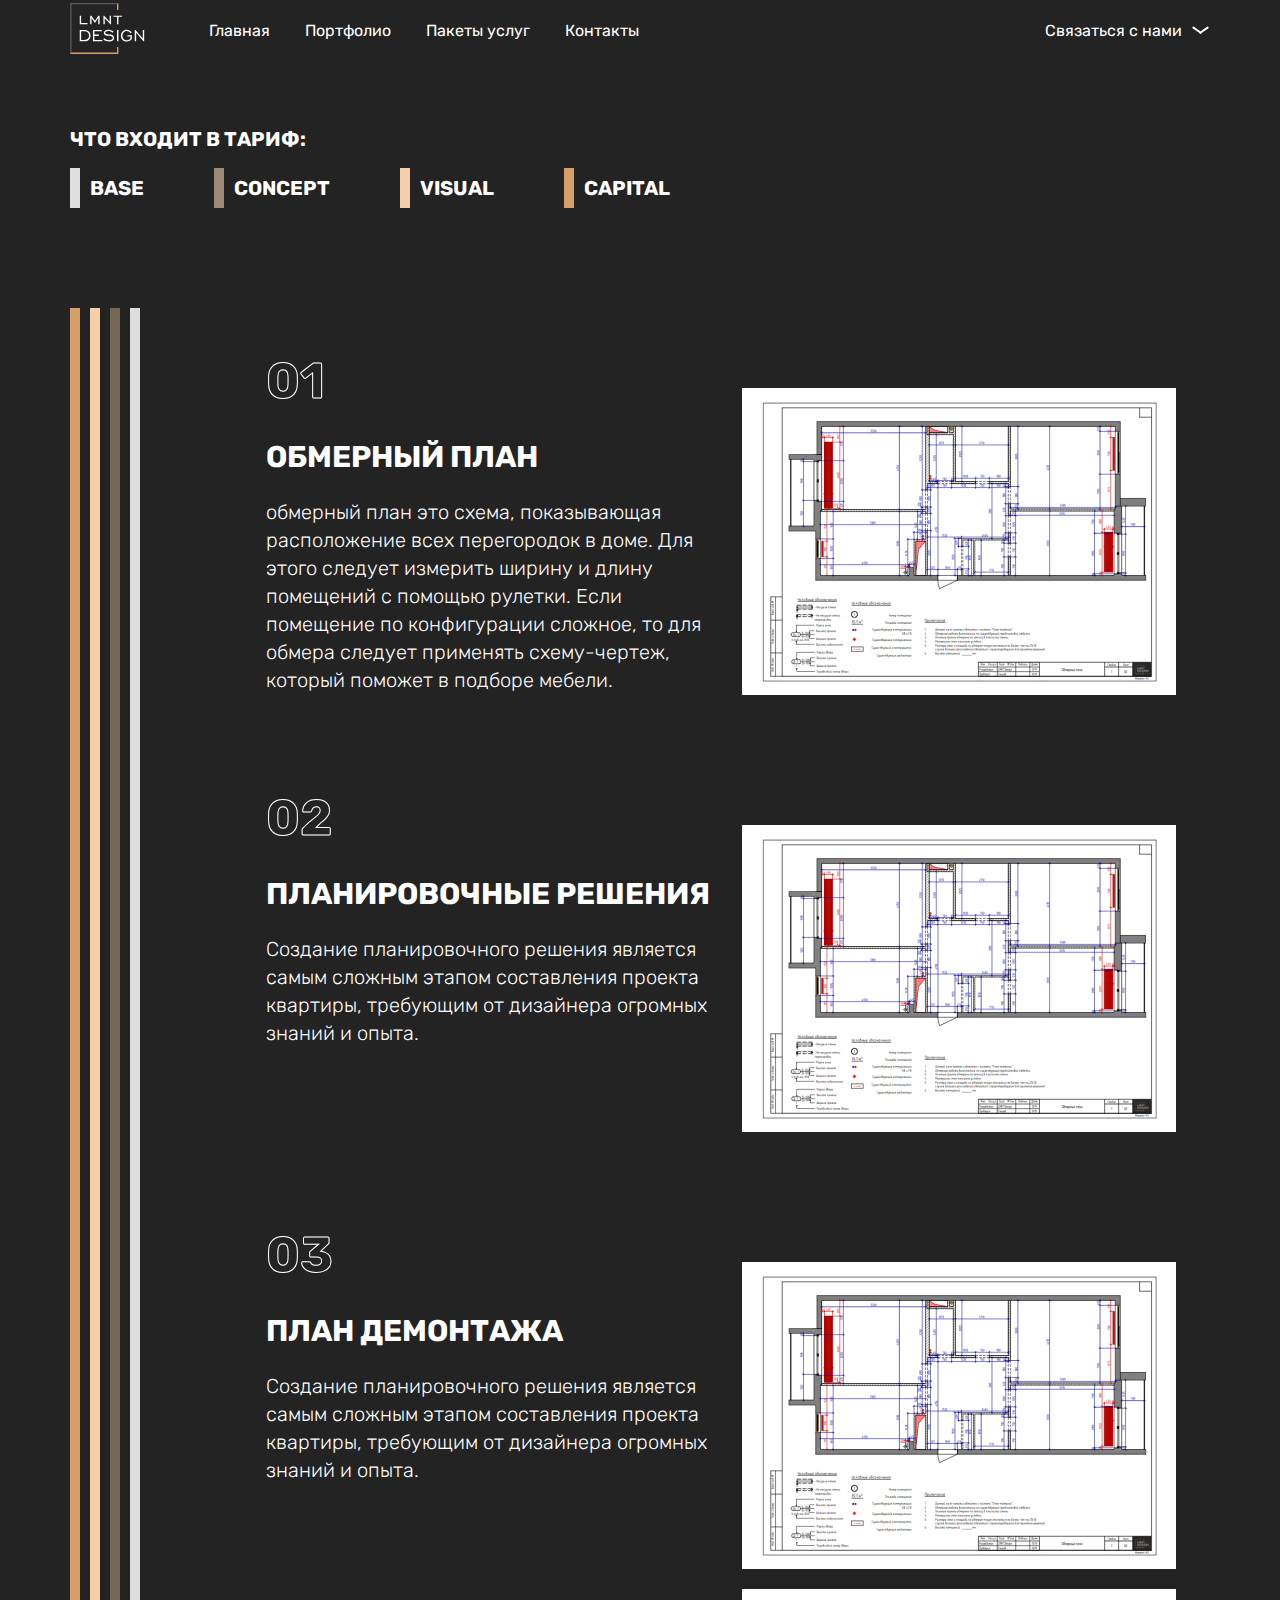
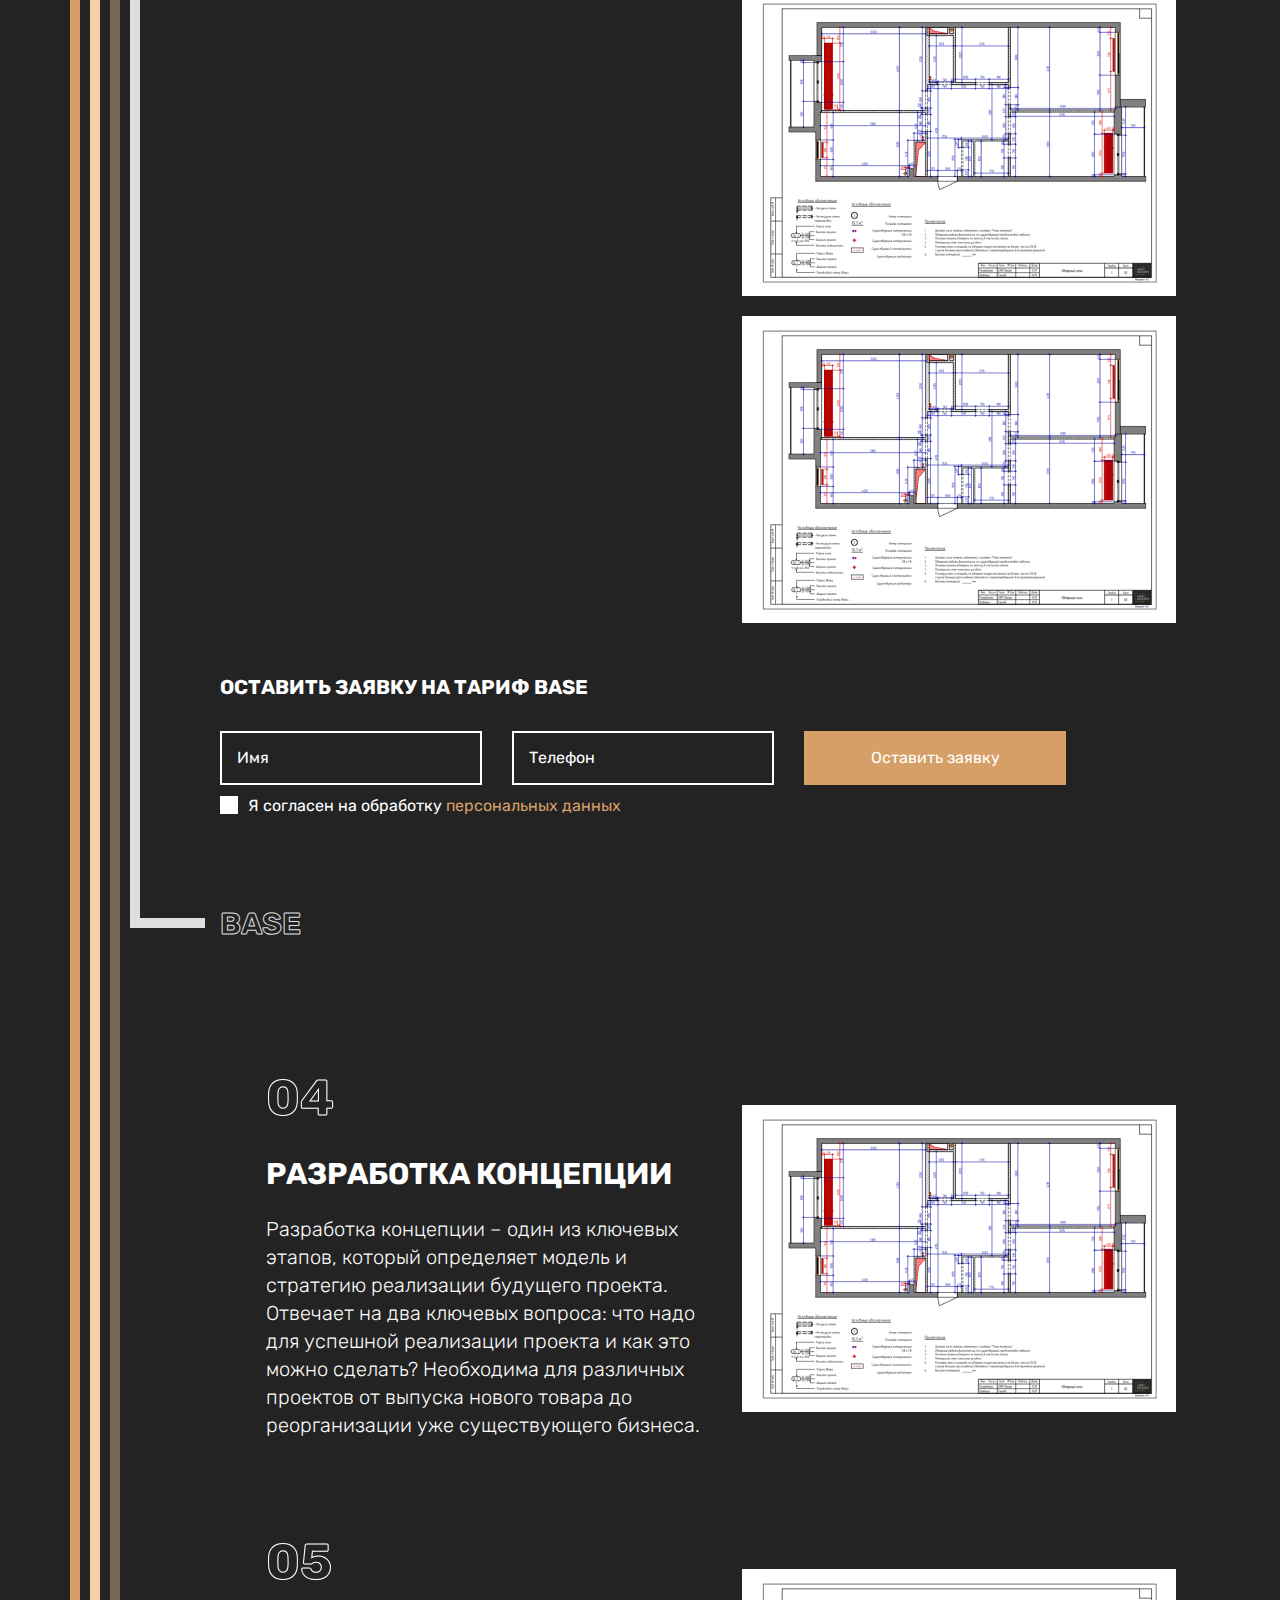
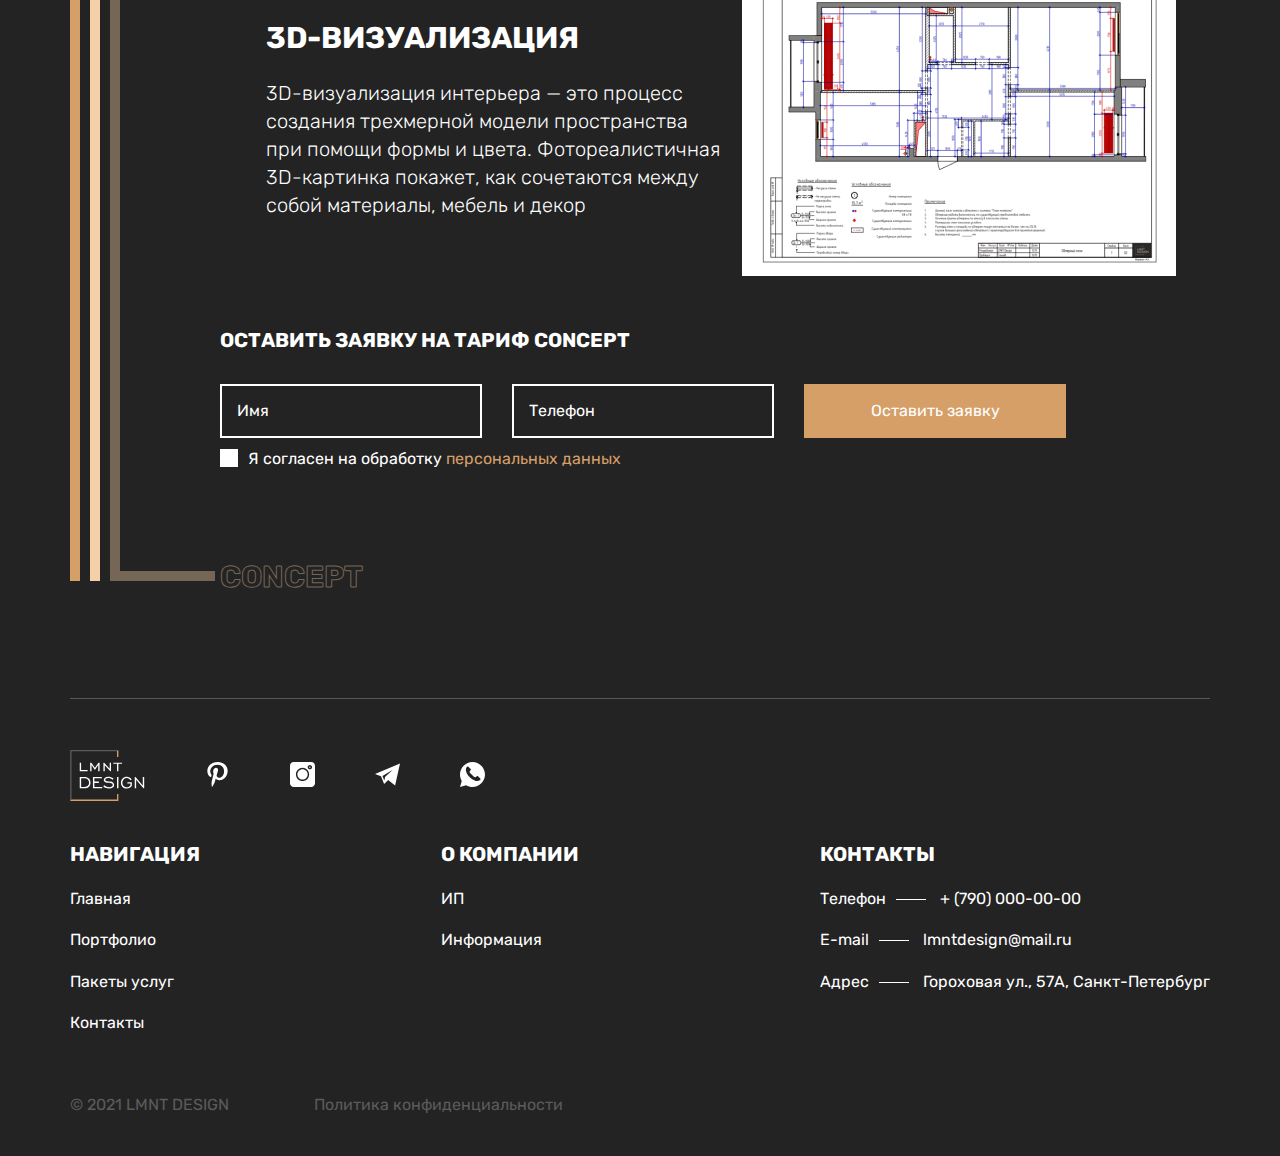
<file: examples.html>
<!DOCTYPE html>
<html lang="ru">

<head>
	<meta charset="UTF-8">
	<meta name="viewport" content="width=device-width, initial-scale=1.0">
	<title>LMNT Design</title>
	<link rel="preconnect" href="https://fonts.googleapis.com">
	<link rel="preconnect" href="https://fonts.gstatic.com" crossorigin>
	<link href="https://fonts.googleapis.com/css2?family=Rubik:wght@300;400;500;700;900&display=swap" rel="stylesheet">
	<link rel="stylesheet" href="css/style.css">
</head>

<body>

	<header class="header header--examples">
		<div class="container">
			<div class="header__inner">
				<a href="#" class="header__logo">
					<img src="images/logo.svg" alt="" class="header__image">
				</a>
				<nav class="header__nav nav menu">
					<ul class="nav__list">
						<li class="nav__item">
							<a href="index.html" class="nav__link">Главная</a>
						</li>
						<li class="nav__item">
							<a href="#" class="nav__link">Портфолио</a>
						</li>
						<li class="nav__item">
							<a href="#" class="nav__link">Пакеты услуг</a>
						</li>
						<li class="nav__item">
							<a href="#" class="nav__link">Контакты</a>
						</li>
					</ul>
					<div class="header__tablet tablet-header">
						<a href="popup" class="tablet-header__btn btn btn--transparent popup-link">Заказать звонок</a>
						<div class="tablet-header__row">
							<a href="#" class="tablet-header__social">
								<img src="images/icons/socials/pinterest.svg" alt="" class="tablet-header__icon">
							</a>
							<a href="#" class="tablet-header__social">
								<img src="images/icons/socials/instagram.svg" alt="" class="tablet-header__icon">
							</a>
							<a href="#" class="tablet-header__social">
								<img src="images/icons/socials/telegram.svg" alt="" class="tablet-header__icon">
							</a>
							<a href="#" class="tablet-header__social">
								<img src="images/icons/socials/whatsapp.svg" alt="" class="tablet-header__icon">
							</a>
						</div>
					</div>
				</nav>
				<a href="#popup" class="header__contact popup-link">Связаться с нами</a>
				<div class="header__burger burger">
					<span></span>
				</div>
			</div>
		</div>
	</header>

	<main>
		<div class="examples">
			<div class="container">
				<div class="examples__inner">
					<div class="examples__included included-examples">
						<div class="included-examples__title">Что входит в тариф:</div>
						<div class="included-examples__row">
							<div class="included-examples__item included-examples__item--base">Base</div>
							<div class="included-examples__item included-examples__item--concept">Concept</div>
							<div class="included-examples__item included-examples__item--visual">Visual</div>
							<div class="included-examples__item included-examples__item--capital">Capital</div>
						</div>
					</div>
					<div class="examples__body">
						<div class="examples__content">
							<div class="examples__base">
								<div class="examples__item item-examples">
									<div class="item-examples__body">
										<div class="item-examples__number">01</div>
										<div class="item-examples__title">Обмерный план</div>
										<p class="item-examples__text">обмерный план это схема, показывающая
											расположение всех перегородок в доме.
											Для этого следует измерить ширину и длину помещений с помощью рулетки.
											Если помещение по конфигурации сложное, то для обмера следует применять
											схему-чертеж, который поможет в
											подборе мебели.
										</p>
									</div>
									<div class="item-examples__images">
										<img src="images/examples.jpg" alt="">
									</div>
								</div>
								<div class="examples__item item-examples">
									<div class="item-examples__body">
										<div class="item-examples__number">02</div>
										<div class="item-examples__title">Планировочные решения</div>
										<p class="item-examples__text">Создание планировочного решения является самым
											сложным этапом составления
											проекта квартиры, требующим от дизайнера огромных знаний и опыта.
										</p>
									</div>
									<div class="item-examples__images">
										<img src="images/examples.jpg" alt="">
									</div>
								</div>
								<div class="examples__item item-examples">
									<div class="item-examples__body">
										<div class="item-examples__number">03</div>
										<div class="item-examples__title">План демонтажа</div>
										<p class="item-examples__text">Создание планировочного решения является самым
											сложным этапом составления
											проекта квартиры, требующим от дизайнера огромных знаний и опыта.
										</p>
									</div>
									<div class="item-examples__images">
										<img src="images/examples.jpg" alt="">
										<img src="images/examples.jpg" alt="">
										<img src="images/examples.jpg" alt="">
									</div>
								</div>
								<div class="examples__request">
									<div class="examples__subtitle">Оставить заявку на тариф BASE</div>
									<form action="#" class="examples__form form-examples">
										<div class="form-examples__actions">
											<input type="text" class="form-examples__input form-examples__input--name input" placeholder="Имя">
											<input type="text" class="form-examples__input input" placeholder="Телефон">
											<button class="form-examples__btn btn btn--filled">Оставить заявку</button>
										</div>
										<div class="form-examples__row">
											<input type="checkbox" name="" id="personal" class="form-examples__checkbox">
											<label class="form-examples__label" for="personal">Я согласен на обработку
												<span class="form-examples__secondary">персональных
													данных</span></label>
										</div>
									</form>
								</div>
								<div class="examples__label examples__label--base">Base</div>
							</div>
							<div class="examples__concept">
								<div class="examples__item item-examples">
									<div class="item-examples__body">
										<div class="item-examples__number">04</div>
										<div class="item-examples__title">Разработка концепции</div>
										<p class="item-examples__text">Разработка концепции – один из ключевых этапов,
											который определяет модель и
											стратегию реализации будущего проекта. Отвечает на два ключевых вопроса: что
											надо для успешной реализации
											проекта и как это можно сделать? Необходима для различных проектов от
											выпуска нового товара до
											реорганизации уже существующего бизнеса.</p>
									</div>
									<div class="item-examples__images">
										<img src="images/examples.jpg" alt="">
									</div>
								</div>
								<div class="examples__item item-examples">
									<div class="item-examples__body">
										<div class="item-examples__number">05</div>
										<div class="item-examples__title">3D-визуализация</div>
										<p class="item-examples__text">3D-визуализация интерьера — это процесс создания
											трехмерной модели пространства
											при помощи формы и цвета. Фотореалистичная 3D-картинка покажет, как
											сочетаются между собой материалы,
											мебель и декор</p>
									</div>
									<div class="item-examples__images">
										<img src="images/examples.jpg" alt="">
									</div>
								</div>
								<div class="examples__request">
									<div class="examples__subtitle">Оставить заявку на тариф Concept</div>
									<form action="#" class="examples__form form-examples">
										<div class="form-examples__actions">
											<input type="text" class="form-examples__input form-examples__input--name input" placeholder="Имя">
											<input type="text" class="form-examples__input input" placeholder="Телефон">
											<button class="form-examples__btn btn btn--filled">Оставить заявку</button>
										</div>
										<div class="form-examples__row">
											<input type="checkbox" name="" id="rules" class="form-examples__checkbox">
											<label class="form-examples__label" for="rules">Я согласен на обработку
												<span class="form-examples__secondary">персональных
													данных</span></label>
										</div>
									</form>
								</div>
								<div class="examples__label examples__label--concept">Concept</div>
							</div>
						</div>
					</div>
				</div>
			</div>
		</div>
	</main>

	<footer class="footer">
		<div class="container">
			<div class="footer__inner">
				<div class="footer__top">
					<a href="#" class="footer__logo">
						<img src="images/logo.svg" alt="">
					</a>
					<a href="#" class="footer__social">
						<img src="images/icons/socials/pinterest.svg" alt="">
					</a>
					<a href="#" class="footer__social">
						<img src="images/icons/socials/instagram.svg" alt="">
					</a>
					<a href="#" class="footer__social">
						<img src="images/icons/socials/telegram.svg" alt="">
					</a>
					<a href="#" class="footer__social">
						<img src="images/icons/socials/whatsapp.svg" alt="">
					</a>
				</div>
				<div class="footer__bottom">
					<div class="footer__col footer__col--first">
						<div class="footer__title">Навигация</div>
						<a href="index.html" class="footer__link">Главная</a>
						<a href="#" class="footer__link">Портфолио</a>
						<a href="#" class="footer__link">Пакеты услуг</a>
						<a href="#" class="footer__link">Контакты</a>
					</div>
					<div class="footer__col">
						<div class="footer__title">О компании</div>
						<a href="#" class="footer__link">ИП</a>
						<a href="#" class="footer__link">Информация</a>
					</div>
					<div class="footer__col footer__col--big">
						<div class="footer__title">Контакты</div>
						<div class="footer__line">
							<span class="footer__label">Телефон</span>
							<a href="tel:+7900000000" class="footer__link"> + (790) 000-00-00</a>
						</div>
						<div class="footer__line">
							<span class="footer__label">E-mail</span>
							<a href="mailto:lmntdesign@mail.ru" class="footer__link">lmntdesign@mail.ru</a>
						</div>
						<div class="footer__line">
							<span class="footer__label">Адрес</span>
							<a href="#" class="footer__link">Гороховая ул., 57А, Санкт-Петербург</a>
						</div>
					</div>
				</div>
				<div class="footer__copyright">
					<div class="footer__studio">© 2021 LMNT DESIGN </div>
					<div class="footer_polytics">Политика конфиденциальности</div>
				</div>
			</div>
		</div>
	</footer>

	<script src="js/script.js"></script>
</body>


</html>
</file>
<file: css/style.css>
@charset "UTF-8";
/* Box sizing rules */
*,
*::before,
*::after {
  box-sizing: border-box;
}

/* Remove default padding */
/* Remove list styles on ul, ol elements with a class attribute */
ul,
ol[class] {
  padding: 0;
  list-style: none;
}

/* Remove default margin */
body,
h1,
h2,
h3,
h4,
p,
ul,
ol[class],
figure,
blockquote,
dl,
dd {
  margin: 0;
}

/* Inherit fonts for inputs and buttons */
input,
button,
textarea,
select {
  font: inherit;
}

html, body {
  font-family: 'Rubik', sans-serif;
}

.lock {
  overflow: hidden;
}

.wrapper {
  min-height: 100vh;
  display: flex;
  flex-direction: column;
  overflow-x: hidden;
}

.container {
  margin: 0 auto;
  width: 100%;
  max-width: 1170px;
  padding: 0 15px;
}

.ibg {
  background-position: center;
  background-size: cover;
  background-repeat: no-repeat;
  position: relative;
}

.ibg img {
  width: 0;
  height: 0;
  position: absolute;
  top: 0;
  left: 0;
  opacity: 0;
  visibility: hidden;
}

.btn {
  display: inline-block;
  width: 262px;
  padding: 14px 0;
  text-align: center;
  font-size: 16px;
  line-height: 140%;
  color: #FFFFFF;
  text-decoration: none;
  transition: .2s linear;
  border: none;
  cursor: pointer;
}

@media (max-width: 768px) {
  .btn {
    width: 166px;
    padding: 9px 0;
  }
}

.btn--filled {
  background-color: #D69F67;
}

.btn--filled:hover {
  background: #BC854E;
}

.btn--transparent {
  border: 2px #FFFFFF solid;
  padding: 12px 0;
  background-color: transparent;
}

@media (max-width: 768px) {
  .btn--transparent {
    padding: 7px 0;
  }
}

.btn--transparent:hover {
  background-color: #FFFFFF;
  color: #232323;
}

.input {
  background-color: transparent;
  border: 2px solid #FFFFFF;
  padding: 14px 15px;
  font-size: 16px;
  line-height: 140%;
  color: #FFFFFF;
  outline: none;
  transition: .2s linear;
}

@media (max-width: 550px) {
  .input {
    padding: 7px 15px;
  }
}

.input::placeholder {
  color: #FFFFFF;
}

.input:focus {
  border-color: #D69F67;
}

.title {
  font-weight: 700;
  font-size: 30px;
  line-height: 140%;
  letter-spacing: 0.02em;
  text-transform: uppercase;
}

@media (max-width: 768px) {
  .title {
    font-size: 22px;
  }
}

@media (max-width: 550px) {
  .title {
    font-size: 16px;
  }
}

.title--main {
  font-size: 35px;
}

.title--white {
  color: #FFFFFF;
}

.title--dark {
  color: #232323;
}

.title-decorated {
  position: relative;
  z-index: 2;
  padding-bottom: 24px;
  font-weight: 700;
  font-size: 30px;
  line-height: 140%;
  color: #FFFFFF;
  text-transform: uppercase;
  border-bottom: 2px solid #D69F67;
}

@media (max-width: 768px) {
  .title-decorated {
    font-size: 22px;
  }
}

@media (max-width: 550px) {
  .title-decorated {
    font-size: 16px;
  }
}

.title-decorated__bg {
  position: absolute;
  left: 0;
  top: -50px;
  font-weight: 900;
  font-size: 100px;
  line-height: 140%;
  text-transform: uppercase;
  color: #404040;
  opacity: 0.2;
}

@media (max-width: 768px) {
  .title-decorated__bg {
    top: -20px;
    font-size: 40px;
  }
}

@media (max-width: 550px) {
  .title-decorated__bg {
    font-size: 33px;
  }
}

.swiper-initialized {
  overflow: hidden;
}

.swiper-initialized .swiper-wrapper {
  width: 100%;
  height: 100%;
  box-sizing: content-box;
  display: flex;
  position: relative;
}

.swiper-initialized.swiper-vertical .swiper-wrapper {
  flex-direction: column;
}

.swiper-initialized.swiper-autoheight .swiper-wrapper {
  align-items: flex-start;
}

.swiper-initialized .swiper-slide {
  flex-shrink: 0;
}

.swiper-android .swiper-slide,
.swiper-android .swiper-wrapper {
  transform: translate3d(0px, 0, 0);
}

.swiper-button-lock {
  display: none !important;
}

.header {
  position: fixed;
  width: 100%;
  top: 0;
  left: 0;
  z-index: 5;
  padding: 19px 0;
  color: #FFFFFF;
  transition: .2s linear;
}

.header::before {
  content: '';
  position: absolute;
  top: 0;
  right: 0;
  width: 320px;
  height: 70px;
  z-index: 2;
  background-color: #232323;
  transform: translateX(100%);
  transition: .2s linear;
}

@media (min-width: 768.02px) {
  .header::before {
    display: none;
  }
}

.header.active::before {
  transform: translateX(0);
}

.header--examples {
  padding: 2px 0 !important;
  background-color: #232323 !important;
}

.header__inner {
  display: flex;
  align-items: center;
}

@media (max-width: 768px) {
  .header__inner {
    justify-content: space-between;
  }
}

.header__logo {
  margin-right: 64px;
  transition: .2s linear;
}

.header__logo:hover {
  opacity: .7;
}

@media (max-width: 768px) {
  .header__image {
    width: 98px;
  }
}

@media (max-width: 500px) {
  .header__image {
    width: 50px;
  }
}

.header__contact {
  position: relative;
  padding-right: 28px;
  color: inherit;
  text-decoration: none;
}

@media (max-width: 768px) {
  .header__contact {
    display: none;
  }
}

.header__contact::before {
  position: absolute;
  content: '';
  top: 50%;
  right: 8px;
  width: 11px;
  height: 2px;
  background-color: #FFFFFF;
  transform: rotate(35deg) translateY(-50%);
  border-radius: 2px;
}

.header__contact::after {
  position: absolute;
  content: '';
  top: 50%;
  right: 0;
  width: 11px;
  height: 2px;
  background-color: #FFFFFF;
  transform: rotate(-35deg) translateY(-50%);
  border-radius: 2px;
}

.nav {
  position: relative;
  flex: 1 1 auto;
}

@media (max-width: 768px) {
  .nav {
    position: absolute;
    top: 0;
    right: 0;
    width: 320px;
    height: 100vh;
    display: flex;
    flex-direction: column;
    justify-content: space-between;
    padding-bottom: 10px;
    transform: translateX(100%);
    background-color: #232323;
    transition: .2s linear;
  }
}

@media (max-width: 600px) {
  .nav {
    padding-bottom: 150px;
  }
}

@media (max-width: 450px) {
  .nav {
    width: 100%;
  }
}

.nav.active {
  transform: translateX(0%);
  overflow-y: auto;
  overflow-x: hidden;
}

.nav__list {
  display: flex;
}

@media (max-width: 768px) {
  .nav__list {
    flex-direction: column;
    flex: 1 1 auto;
    padding-top: 125px;
    margin-bottom: 40px;
    padding-right: 22px;
    text-align: right;
  }
}

.nav__item + .nav__item {
  margin-left: 35px;
}

@media (max-width: 900px) {
  .nav__item + .nav__item {
    margin-left: 25px;
  }
}

@media (max-width: 768px) {
  .nav__item + .nav__item {
    margin: 50px 0 0 0;
  }
}

.nav__link {
  position: relative;
  color: inherit;
  text-decoration: none;
}

.nav__link:hover::before {
  width: 100%;
}

.nav__link::before {
  position: absolute;
  content: '';
  bottom: -3px;
  left: 0;
  height: 1px;
  width: 0;
  background-color: #D69F67;
  transition: width .2s linear;
}

.tablet-header {
  max-width: 260px;
  margin: 0 auto;
  display: none;
}

@media (max-width: 768px) {
  .tablet-header {
    display: block;
  }
}

.tablet-header__btn {
  width: 260px;
  margin-bottom: 30px;
}

.tablet-header__row {
  position: relative;
  z-index: 3;
  max-width: 260px;
  display: flex;
  justify-content: space-between;
}

.tablet-header__social {
  width: 25px;
  height: 25px;
}

.tablet-header__icon {
  width: 25px;
  height: 25px;
}

.burger {
  display: none;
  width: 52px;
  height: 32px;
  position: relative;
  cursor: pointer;
  z-index: 3;
  transition: .2s linear;
}

@media (max-width: 768px) {
  .burger {
    display: block;
  }
}

@media (max-width: 500px) {
  .burger {
    width: 27px;
    height: 16px;
  }
}

.burger span {
  position: absolute;
  top: 15px;
  display: block;
  background-color: #FFFFFF;
  width: 100%;
  height: 3px;
}

@media (max-width: 500px) {
  .burger span {
    height: 2px;
    top: 7px;
  }
}

.burger::before, .burger::after {
  position: absolute;
  content: '';
  width: 100%;
  height: 3px;
  background-color: #FFFFFF;
}

@media (max-width: 500px) {
  .burger::before, .burger::after {
    height: 2px;
  }
}

.burger::before {
  top: 0;
}

.burger::after {
  bottom: 0;
}

.burger.active {
  position: absolute;
  top: 30px;
  right: 15px;
  width: 25px;
  height: 25px;
}

.burger.active span {
  transform: scale(0);
}

.burger.active::before {
  height: 2px;
  transform: rotate(-45deg);
  top: 11px;
}

.burger.active::after {
  height: 2px;
  transform: rotate(45deg);
  top: 11px;
}

.intro {
  height: 100vh;
  padding-top: 80px;
  padding-bottom: 30px;
  background: url("../images/intro-bg.jpg") center no-repeat;
  background-size: cover;
}

@media (max-width: 768px) {
  .intro {
    background: url("../images/intro-bg-md.jpg") center no-repeat;
    background-size: cover;
  }
}

@media (max-width: 550px) {
  .intro {
    background: url("../images/intro-bg-sm.jpg") center no-repeat;
    background-size: cover;
  }
}

.intro__content {
  margin-top: 230px;
  max-width: 683px;
}

@media (max-width: 768px) {
  .intro__content {
    margin-top: 300px;
  }
}

@media (max-width: 550px) {
  .intro__content {
    margin-top: 135px;
  }
}

@media (max-height: 415px) {
  .intro__content {
    margin-top: 50px;
  }
}

.intro__title {
  margin-bottom: 10px;
}

@media (max-width: 768px) {
  .intro__title {
    margin-bottom: 15px;
    font-size: 30px;
  }
}

@media (max-width: 450px) {
  .intro__title {
    font-size: 17px;
  }
}

.intro__subtitle {
  margin-bottom: 40px;
  font-weight: 300;
  font-size: 28px;
  line-height: 140%;
  letter-spacing: 0.02em;
  color: #FFFFFF;
}

@media (max-width: 768px) {
  .intro__subtitle {
    margin-bottom: 30px;
    font-size: 25px;
  }
}

@media (max-width: 450px) {
  .intro__subtitle {
    font-size: 16px;
  }
}

.intro__buttons {
  display: flex;
}

.intro__button + .intro__button {
  margin-left: 30px;
}

@media (max-width: 768px) {
  .intro__button + .intro__button {
    margin-left: 20px;
  }
}

.popup {
  position: fixed;
  width: 100%;
  height: 100%;
  top: 0;
  left: 0;
  background-color: rgba(14, 14, 14, 0.6);
  opacity: 0;
  z-index: 6;
  visibility: hidden;
  overflow-y: auto;
  overflow-x: hidden;
  transition: all 0.5s ease 0s;
}

.popup__body {
  min-height: 100%;
  display: flex;
  align-items: center;
  justify-content: center;
  padding: 30px 10px;
}

@media (max-width: 550px) {
  .popup__body {
    padding: 0;
  }
}

.popup__content {
  max-width: 615px;
  position: relative;
  padding: 50px 112px;
  background-color: #232323;
  text-align: center;
  opacity: 0;
  transform: perspective(600px) translateY(-100%) rotate(45deg);
  transition: .5s linear;
}

@media (max-width: 550px) {
  .popup__content {
    width: 100%;
    height: 100vh;
    padding: 40px 10px;
  }
}

.popup__close {
  position: absolute;
  top: 30px;
  right: 30px;
  width: 18px;
  height: 18px;
  background: url("../images/icons/popup-close.svg");
  transition: .3s linear;
}

.popup__close:hover {
  transform: rotate(45deg);
}

.popup__title {
  margin-bottom: 30px;
  font-size: 23px;
  line-height: 140%;
  color: #FFFFFF;
}

@media (max-width: 550px) {
  .popup__title {
    max-width: 245px;
    font-size: 15px;
    margin: 60px auto 25px;
  }
}

.popup__form {
  margin: 0 auto;
  max-width: 263px;
  display: flex;
  flex-direction: column;
}

@media (max-width: 550px) {
  .popup__form {
    max-width: 100%;
  }
}

.popup__input + .popup__input {
  margin-top: 20px;
}

.popup__row {
  position: relative;
  display: flex;
  margin-top: 10px;
}

@media (max-width: 550px) {
  .popup__row {
    margin-bottom: 100px;
  }
}

.popup__checkbox {
  appearance: none;
  position: absolute;
  cursor: pointer;
}

.popup__label {
  margin-bottom: 20px;
  color: #FFFFFF;
  cursor: pointer;
}

@media (max-width: 550px) {
  .popup__label {
    padding-left: 30px;
  }
}

.popup__label::before {
  content: '';
  display: block;
  position: absolute;
  top: 3px;
  left: 0;
  z-index: 1;
  width: 18px;
  height: 18px;
  background-color: #FFFFFF;
}

.popup__label::after {
  display: none;
  content: '';
  position: absolute;
  top: 8px;
  left: 4px;
  z-index: 2;
  width: 10px;
  height: 7px;
  background: url(../images/icons/checkbox.svg);
}

.popup__secondary {
  color: #D69F67;
}

.popup__btn {
  width: 100%;
  padding: 9px 0;
}

.popup__checkbox:checked + .popup__label::after {
  display: block;
}

.popup.open {
  opacity: 1;
  visibility: visible;
}

.popup.open .popup__content {
  opacity: 1;
  transform: perspective(600px) translateY(0%) rotate(0deg);
}

.consultation {
  padding: 100px 0;
  background-color: #232323;
}

@media (max-width: 768px) {
  .consultation {
    padding: 50px 0;
  }
}

.consultation__title {
  max-width: 800px;
  margin-bottom: 30px;
}

@media (max-width: 768px) {
  .consultation__title {
    margin-bottom: 20px;
  }
}

.consultation__main {
  display: flex;
  margin-bottom: 10px;
}

@media (max-width: 700px) {
  .consultation__main {
    flex-direction: column;
  }
}

.consultation__input + .consultation__input {
  margin-left: 30px;
}

@media (max-width: 768px) {
  .consultation__input + .consultation__input {
    margin-left: 20px;
  }
}

@media (max-width: 700px) {
  .consultation__input + .consultation__input {
    margin-left: 0;
    margin-bottom: 20px;
  }
}

@media (max-width: 768px) {
  .consultation__input--name {
    width: 166px;
  }
}

@media (max-width: 700px) {
  .consultation__input--name {
    width: 100%;
    margin-bottom: 20px;
  }
}

.consultation__btn {
  width: 260px;
  margin-left: 30px;
}

@media (max-width: 768px) {
  .consultation__btn {
    margin-left: 20px;
  }
}

@media (max-width: 700px) {
  .consultation__btn {
    margin: 0;
  }
}

@media (max-width: 550px) {
  .consultation__btn {
    width: 100%;
  }
}

.consultation__row {
  position: relative;
  display: flex;
}

.consultation__checkbox {
  appearance: none;
  position: absolute;
  cursor: pointer;
}

.consultation__label {
  padding-left: 30px;
  color: #FFFFFF;
  cursor: pointer;
}

.consultation__label::before {
  content: '';
  display: block;
  position: absolute;
  top: 0;
  left: 0;
  z-index: 1;
  width: 18px;
  height: 18px;
  background-color: #FFFFFF;
}

.consultation__label::after {
  display: none;
  content: '';
  position: absolute;
  top: 5px;
  left: 4px;
  z-index: 2;
  width: 10px;
  height: 7px;
  background: url(../images/icons/checkbox.svg);
}

.consultation__secondary {
  color: #D69F67;
}

.consultation__checkbox:checked + .consultation__label::after {
  display: block;
}

.us__inner {
  display: flex;
  background-color: #232323;
}

@media (max-width: 991px) {
  .us__inner {
    flex-direction: column;
  }
}

.us__content {
  flex: 0 0 100%;
  background-color: #FFFFFF;
  margin: 30px 0;
}

@media (max-width: 991px) {
  .us__content {
    margin: 0;
  }
}

.us__body {
  position: relative;
  padding: 100px 15px 100px 0;
  max-width: 50%;
  background-color: #FFFFFF;
}

@media (max-width: 1100px) {
  .us__body {
    padding: 50px 0 15px;
  }
}

@media (max-width: 991px) {
  .us__body {
    max-width: 100%;
  }
}

.us__title {
  margin-bottom: 30px;
}

@media (max-width: 550px) {
  .us__title {
    margin-bottom: 20px;
  }
}

.us__description {
  font-weight: 300;
  font-size: 20px;
  line-height: 140%;
  color: #3D3D3D;
  z-index: 2;
  background-color: #FFFFFF;
}

@media (max-width: 768px) {
  .us__description {
    font-size: 17px;
  }
}

@media (max-width: 550px) {
  .us__description {
    font-size: 14px;
  }
}

.us__image {
  position: relative;
  flex: 0 0 48.95833%;
  transform: translateX(-100%);
}

@media (max-width: 991px) {
  .us__image {
    display: none;
  }
}

.us__photo {
  position: absolute;
  width: 100%;
  height: 100%;
  top: 0;
  left: 0;
  object-fit: cover;
  max-width: 100%;
}

.us__tablet {
  display: none;
  width: 100%;
}

@media (max-width: 991px) {
  .us__tablet {
    display: block;
  }
}

.styles {
  padding: 130px 0 100px;
  background: #232323;
}

@media (max-width: 768px) {
  .styles {
    padding: 50px 0 85px;
  }
}

.styles__title {
  margin-bottom: 50px;
}

.styles__wrapper {
  position: relative;
}

.slide-styles__big {
  display: flex;
  margin: 0 -15px;
  height: 100%;
}

@media (max-width: 768px) {
  .slide-styles__big {
    padding-bottom: 63%;
  }
}

.slide-styles__col {
  flex: 0 1 50%;
  padding: 0 15px;
}

@media (max-width: 768px) {
  .slide-styles__col {
    flex: 0 1 100%;
  }
}

@media (max-width: 768px) {
  .slide-styles__col--sm {
    display: none;
  }
}

.slide-styles__body {
  display: flex;
}

.slide-styles__image {
  display: block;
  position: relative;
}

.slide-styles__mask {
  position: absolute;
  top: 0;
  left: 0;
  width: 100%;
  height: 100%;
  display: flex;
  justify-content: center;
  align-items: center;
  background: rgba(0, 0, 0, 0.45);
  opacity: 0;
  transition: .2s linear;
}

@media (max-width: 768px) {
  .slide-styles__mask {
    align-items: flex-end;
    opacity: 1;
    background: linear-gradient(180deg, rgba(255, 255, 255, 0) 0%, rgba(0, 0, 0, 0.55) 81.73%);
  }
}

.slide-styles__mask:hover {
  opacity: 1;
}

.slide-styles__label {
  position: relative;
  padding-left: 55px;
  font-weight: 900;
  font-size: 30px;
  line-height: 140%;
  color: #FFFFFF;
  text-transform: uppercase;
}

@media (max-width: 768px) {
  .slide-styles__label {
    font-size: 20px;
    margin-bottom: 25px;
  }
}

@media (max-width: 550px) {
  .slide-styles__label {
    font-size: 14px;
    margin-bottom: 10px;
  }
}

.slide-styles__label::before {
  content: '';
  position: absolute;
  left: 0;
  top: 50%;
  width: 45px;
  height: 1px;
  background-color: #D69F67;
}

.slide-styles__row {
  position: relative;
  padding-bottom: 43.5%;
}

@media (max-width: 768px) {
  .slide-styles__row {
    display: none;
  }
}

.slide-styles__row + .slide-styles__row {
  margin-top: 15px;
}

.pagination-styles {
  position: absolute;
  display: flex;
  align-items: center;
  bottom: -55px;
  transition: .2s linear;
}

@media (max-width: 768px) {
  .pagination-styles {
    bottom: -35px;
    left: 50%;
    transform: translateX(-50%);
  }
}

.pagination-styles .swiper-pagination-bullet {
  display: block;
  width: 15px;
  height: 15px;
  margin-right: 25px;
  background-color: #FFFFFF;
  cursor: pointer;
}

@media (max-width: 768px) {
  .pagination-styles .swiper-pagination-bullet {
    width: 8px;
    height: 8px;
  }
}

.pagination-styles .swiper-pagination-bullet-active {
  width: 25px;
  height: 25px;
}

@media (max-width: 768px) {
  .pagination-styles .swiper-pagination-bullet-active {
    width: 15px;
    height: 15px;
  }
}

@media (max-width: 600px) {
  .about {
    padding-bottom: 80px;
  }
}

.about__inner {
  display: flex;
  flex-direction: row-reverse;
  background-color: #232323;
  position: relative;
}

@media (max-width: 600px) {
  .about__inner {
    flex-direction: column;
  }
}

.about__content {
  flex: 0 0 100%;
  margin: 30px 0;
  background-color: #FFFFFF;
}

@media (max-width: 600px) {
  .about__content {
    margin: 0;
  }
}

.about__body {
  position: relative;
  width: 52.39316%;
  margin-left: auto;
  padding: 100px 0 70px 150px;
}

@media (max-width: 991px) {
  .about__body {
    padding: 50px 20px 50px 70px;
  }
}

@media (max-width: 600px) {
  .about__body {
    width: 100%;
    padding: 50px 0 20px 0;
  }
}

.about__title {
  margin-bottom: 30px;
}

@media (max-width: 991px) {
  .about__title {
    margin-bottom: 20px;
    font-size: 22px;
  }
}

@media (max-width: 550px) {
  .about__title {
    font-size: 16px;
  }
}

.about__description {
  font-weight: 300;
  font-size: 20px;
  line-height: 140%;
  color: #3D3D3D;
}

@media (max-width: 991px) {
  .about__description {
    font-size: 17px;
  }
}

@media (max-width: 550px) {
  .about__description {
    font-size: 14px;
  }
}

.about__image {
  position: relative;
  flex: 0 0 51.01389%;
  transform: translateX(100%);
}

@media (max-width: 600px) {
  .about__image {
    flex: 0 1 100%;
    transform: translateX(0);
    min-height: 380px;
  }
}

.about__photo {
  position: absolute;
  width: 100%;
  height: 100%;
  top: 0;
  left: 0;
  object-fit: cover;
  max-width: 100%;
}

.socials-about {
  position: absolute;
  top: 50%;
  right: -240px;
  display: flex;
  align-items: center;
  background-color: #FFFFFF;
  transform: rotate(-90deg);
}

@media (max-width: 991px) {
  .socials-about {
    right: -190px;
    transform: rotate(-90deg);
  }
}

@media (max-width: 600px) {
  .socials-about {
    max-width: 100%;
    height: 16px;
    transform: rotate(0);
    top: auto;
    bottom: -30px;
    left: 0;
    display: flex;
    justify-content: space-between;
    padding: 0 10px;
  }
}

.socials-about__link {
  display: flex;
  align-items: center;
  font-weight: 900;
  font-size: 16px;
  line-height: 140%;
  text-transform: uppercase;
  color: #3D3D3D;
  text-decoration: none;
  white-space: nowrap;
  background-color: #FFFFFF;
  transition: .2s linear;
}

@media (max-width: 991px) {
  .socials-about__link {
    font-size: 12px;
  }
}

.socials-about__link:hover {
  opacity: 0.8;
}

.socials-about__link + .socials-about__link {
  margin-left: 35px;
}

@media (max-width: 600px) {
  .socials-about__link + .socials-about__link {
    margin: 0;
  }
}

.socials-about__icon {
  width: 20px;
  height: 20px;
  margin-right: 5px;
  background-color: #FFFFFF;
}

@media (max-width: 991px) {
  .socials-about__icon {
    width: 14px;
    height: 14px;
  }
}

.steps {
  padding: 100px 0;
  background-color: #232323;
}

.steps__buttons {
  display: flex;
  margin-bottom: 30px;
}

.steps__button {
  font-size: 16px;
  line-height: 140%;
  cursor: pointer;
}

.steps__button--transparent {
  padding: 7px 25px;
  color: #5B5B5B;
  border: 2px solid #5B5B5B;
  background-color: transparent;
}

.steps__button--filled {
  padding: 9px 27px;
  margin-left: 20px;
  background-color: #D69F67;
  border: none;
}

.steps__progressbar {
  position: relative;
  width: 100%;
  height: 13px;
  border: 1px solid #D69F67;
  border-radius: 30px;
}

.steps__line {
  position: absolute;
  top: 0;
  left: 0;
  height: 100%;
  width: 11%;
  border-radius: 30px;
  background-color: #D69F67;
  transition: .2s linear;
}

.cards-steps {
  padding: 100px 0 50px;
  transition: .2s linear;
}

@media (max-width: 768px) {
  .cards-steps {
    padding: 25px 0 30px;
  }
}

.cards-steps__row {
  display: flex;
  padding: 0 35px;
}

.cards-steps__row--bottom {
  transform: translateY(-20px);
  padding: 0 135px;
}

.cards-steps__item {
  max-width: 122px;
  max-height: 106px;
  display: flex;
  align-items: center;
  justify-content: center;
  transform-origin: center;
  cursor: pointer;
}

.cards-steps__item:not(:last-child) {
  margin-right: 110px;
}

.cards-steps__item.active .cards-steps__body {
  background-color: #D69F67;
}

.cards-steps__item.active .cards-steps__shadow {
  opacity: 1;
}

.cards-steps__item.active .cards-steps__step {
  color: #FFFFFF;
}

.cards-steps__item.active .cards-steps__day {
  color: #FFFFFF;
}

.cards-steps__item:hover .cards-steps__body {
  background-color: #D69F67;
}

.cards-steps__item:hover .cards-steps__shadow {
  opacity: 1;
}

.cards-steps__item:hover .cards-steps__step {
  color: #FFFFFF;
}

.cards-steps__item:hover .cards-steps__day {
  color: #FFFFFF;
}

.cards-steps__body {
  position: relative;
  z-index: 2;
  width: 122px;
  height: 106px;
  transform: rotateX(52deg) rotate(-45deg) scale(1.2);
  display: flex;
  flex-direction: column;
  align-items: center;
  justify-content: center;
  border-radius: 30px;
  background-color: #5B5B5B;
  transition: .2s linear;
}

.cards-steps__platform {
  position: absolute;
  z-index: 1;
  left: 5px;
  bottom: 5px;
  width: 122px;
  height: 106px;
  background-color: #262529;
  border-radius: 30px;
}

.cards-steps__shadow {
  position: absolute;
  width: 85px;
  height: 85px;
  left: -20px;
  bottom: -27px;
  background: rgba(214, 159, 103, 0.2);
  filter: blur(70px);
  border-radius: 16px;
  opacity: 0;
  transition: .2s linear;
}

.cards-steps__step {
  position: relative;
  z-index: 2;
  margin-bottom: 15px;
  font-weight: 500;
  font-size: 20px;
  line-height: 24px;
  text-align: center;
  text-transform: uppercase;
  color: #5B5B5B;
  white-space: nowrap;
  transition: .2s linear;
}

.cards-steps__day {
  position: relative;
  z-index: 2;
  font-weight: 300;
  font-size: 16px;
  line-height: 19px;
  text-align: center;
  color: #5B5B5B;
  transform: translateY(-5px);
  transition: .2s linear;
}

.content-steps {
  overflow: hidden;
}

.content-steps__track {
  display: flex;
  transition: .2s linear;
}

.content-steps__item {
  flex: 0 0 100%;
  max-width: 100%;
}

.content-steps__title {
  margin-bottom: 25px;
  font-weight: 700;
  font-size: 20px;
  line-height: 140%;
  text-transform: uppercase;
  color: #FFFFFF;
}

@media (max-width: 768px) {
  .content-steps__title {
    margin-bottom: 20px;
    font-size: 18px;
  }
}

@media (max-width: 550px) {
  .content-steps__title {
    font-size: 14px;
  }
}

.content-steps__description {
  margin-bottom: 25px;
  font-weight: 300;
  font-size: 20px;
  line-height: 140%;
  color: #FFFFFF;
}

@media (max-width: 768px) {
  .content-steps__description {
    margin-bottom: 20px;
    font-size: 17px;
  }
}

@media (max-width: 550px) {
  .content-steps__description {
    font-size: 14px;
  }
}

.example__inner {
  display: flex;
}

@media (max-width: 600px) {
  .example__inner {
    flex-direction: column;
  }
}

.example__content {
  padding: 100px 0;
  flex: 0 0 46.15385%;
}

@media (max-width: 768px) {
  .example__content {
    padding: 50px 0;
  }
}

@media (max-width: 550px) {
  .example__content {
    padding-bottom: 0px;
  }
}

.example__title {
  margin-bottom: 30px;
}

@media (max-width: 550px) {
  .example__title {
    margin-bottom: 20px;
  }
}

.example__description {
  margin-bottom: 25px;
  font-weight: 300;
  font-size: 20px;
  line-height: 140%;
  color: #3D3D3D;
}

@media (max-width: 550px) {
  .example__description {
    margin-bottom: 20px;
    font-size: 14px;
  }
}

.example__btn {
  width: 262px;
  padding: 14px 0;
}

@media (max-width: 550px) {
  .example__btn {
    width: 100%;
    padding: 9px 0;
  }
}

.example__image {
  width: 100%;
  padding-bottom: 39%;
  background-size: contain;
}

@media (max-width: 600px) {
  .example__image {
    padding-bottom: 71%;
  }
}

.examples {
  padding-top: 75px;
  background-color: #232323;
}

@media (max-width: 500px) {
  .examples {
    padding-top: 42px;
  }
}

.examples__inner {
  padding-top: 50px;
  padding-bottom: 100px;
}

.examples__body {
  position: relative;
}

.examples__body::before {
  content: '';
  position: absolute;
  top: 0;
  left: 0;
  width: 10px;
  height: calc(100% - 17px);
  background-color: #D69F67;
}

@media (max-width: 768px) {
  .examples__body::before {
    height: calc(100% - 15px);
    width: 5px;
  }
}

.examples__body::after {
  content: '';
  position: absolute;
  top: 0;
  left: 20px;
  width: 10px;
  height: calc(100% - 17px);
  background-color: #F5CFA7;
}

@media (max-width: 768px) {
  .examples__body::after {
    height: calc(100% - 15px);
    width: 5px;
    left: 12px;
  }
}

.examples__content {
  position: relative;
}

.examples__content::before {
  content: '';
  position: absolute;
  top: 0;
  left: 40px;
  width: 10px;
  height: calc(100% - 20px);
  background-color: #756656;
}

@media (max-width: 768px) {
  .examples__content::before {
    height: calc(100% - 15px);
    width: 5px;
    left: 24px;
  }
}

.examples__base {
  padding-left: 150px;
  margin-bottom: 80px;
  position: relative;
}

@media (max-width: 1024px) {
  .examples__base {
    margin-bottom: 50px;
  }
}

@media (max-width: 768px) {
  .examples__base {
    padding-left: 80px;
  }
}

.examples__base::before {
  content: '';
  position: absolute;
  top: 0;
  left: 60px;
  width: 10px;
  height: calc(100% - 17px);
  background-color: #DEDEDE;
}

@media (max-width: 768px) {
  .examples__base::before {
    height: calc(100% - 12px);
    width: 5px;
    left: 36px;
  }
}

.examples__request {
  margin-bottom: 85px;
}

@media (max-width: 550px) {
  .examples__request {
    margin-bottom: 40px;
  }
}

.examples__subtitle {
  margin-bottom: 30px;
  font-weight: 700;
  font-size: 20px;
  line-height: 140%;
  color: #FFFFFF;
  text-transform: uppercase;
}

@media (max-width: 1024px) {
  .examples__subtitle {
    margin-bottom: 20px;
  }
}

@media (max-width: 550px) {
  .examples__subtitle {
    font-size: 14px;
  }
}

.examples__concept {
  padding-left: 150px;
}

@media (max-width: 768px) {
  .examples__concept {
    padding-left: 80px;
  }
}

.examples__label {
  position: relative;
  font-weight: 700;
  font-size: 30px;
  line-height: 140%;
  text-transform: uppercase;
  color: #232323;
  -webkit-text-stroke: 1px #DEDEDE;
}

@media (max-width: 768px) {
  .examples__label {
    font-size: 18px;
  }
}

.examples__label::before {
  content: '';
  position: absolute;
  top: 15px;
  left: -80px;
  height: 10px;
  width: 65px;
  background-color: #DEDEDE;
}

@media (max-width: 768px) {
  .examples__label::before {
    height: 5px;
    width: 40px;
    left: -44px;
    top: 10px;
  }
}

.examples__label--concept {
  -webkit-text-stroke: 1px #756656;
}

.examples__label--concept::before {
  left: -110px;
  width: 105px;
  background-color: #756656;
}

@media (max-width: 768px) {
  .examples__label--concept::before {
    height: 5px;
    left: -56px;
    width: 50px;
    top: 5px;
  }
}

.included-examples {
  margin-bottom: 100px;
  font-weight: 700;
  font-size: 20px;
  line-height: 140%;
  text-transform: uppercase;
  color: #FFFFFF;
}

@media (max-width: 700px) {
  .included-examples {
    font-size: 18px;
    margin-bottom: 35px;
  }
}

.included-examples__title {
  margin-bottom: 15px;
}

@media (max-width: 768px) {
  .included-examples__title {
    margin-bottom: 10px;
  }
}

.included-examples__row {
  display: flex;
  flex-wrap: wrap;
}

.included-examples__item {
  position: relative;
  padding-left: 20px;
  line-height: 40px;
}

@media (max-width: 768px) {
  .included-examples__item {
    padding-left: 15px;
    line-height: 25px;
  }
}

@media (max-width: 700px) {
  .included-examples__item {
    flex: 0 1 50%;
  }
}

.included-examples__item::before {
  content: '';
  position: absolute;
  top: 0;
  left: 0;
  width: 10px;
  height: 40px;
}

@media (max-width: 768px) {
  .included-examples__item::before {
    height: 25px;
    width: 5px;
  }
}

.included-examples__item--base::before {
  background-color: #DEDEDE;
}

.included-examples__item--concept::before {
  background-color: #9D8A77;
}

.included-examples__item--visual::before {
  background-color: #F5CFA7;
}

.included-examples__item--capital::before {
  background-color: #D69F67;
}

.included-examples__item + .included-examples__item {
  margin-left: 70px;
}

@media (max-width: 700px) {
  .included-examples__item + .included-examples__item {
    margin: 0 0 15px 0;
  }
}

.item-examples {
  display: flex;
  max-width: 944px;
  margin-left: auto;
  padding-top: 38px;
}

@media (max-width: 1024px) {
  .item-examples {
    flex-direction: column;
    padding: 0;
  }
}

.item-examples:not(:last-child) {
  margin-bottom: 50px;
}

.item-examples__body {
  flex: 0 1 476px;
  padding-right: 20px;
}

@media (max-width: 1024px) {
  .item-examples__body {
    flex: auto;
  }
}

.item-examples__number {
  margin-bottom: 20px;
  color: #232323;
  font-weight: 700;
  font-size: 50px;
  line-height: 140%;
  text-transform: uppercase;
  -webkit-text-stroke: 1px #FFFFFF;
}

@media (max-width: 1024px) {
  .item-examples__number {
    margin-bottom: 5px;
  }
}

@media (max-width: 768px) {
  .item-examples__number {
    font-size: 30px;
  }
}

@media (max-width: 550px) {
  .item-examples__number {
    font-size: 20px;
  }
}

.item-examples__title {
  margin-bottom: 20px;
  font-weight: 700;
  font-size: 30px;
  line-height: 140%;
  text-transform: uppercase;
  color: #FFFFFF;
}

@media (max-width: 1024px) {
  .item-examples__title {
    margin-bottom: 10px;
  }
}

@media (max-width: 768px) {
  .item-examples__title {
    font-size: 18px;
  }
}

@media (max-width: 550px) {
  .item-examples__title {
    font-size: 14px;
  }
}

.item-examples__text {
  font-weight: 300;
  font-size: 20px;
  line-height: 140%;
  color: #FFFFFF;
}

@media (max-width: 1024px) {
  .item-examples__text {
    margin-bottom: 15px;
  }
}

@media (max-width: 768px) {
  .item-examples__text {
    font-size: 17px;
  }
}

@media (max-width: 550px) {
  .item-examples__text {
    font-size: 14px;
  }
}

.item-examples__images {
  display: flex;
  flex-direction: column;
  padding-top: 42px;
}

@media (max-width: 1024px) {
  .item-examples__images {
    padding: 0;
  }
}

.item-examples__images img:not(:last-child) {
  margin-bottom: 20px;
}

@media (max-width: 1024px) {
  .item-examples__images img:not(:nth-child(1)) {
    display: none;
  }
}

.form-examples__actions {
  display: flex;
  margin-bottom: 10px;
}

@media (max-width: 700px) {
  .form-examples__actions {
    flex-direction: column;
  }
}

.form-examples__input {
  width: 262px;
  margin-right: 30px;
}

@media (max-width: 1024px) {
  .form-examples__input {
    padding: 7px 15px;
    margin-right: 20px;
  }
}

@media (max-width: 700px) {
  .form-examples__input {
    width: 100%;
    margin-bottom: 10px;
  }
}

@media (max-width: 1024px) {
  .form-examples__input--name {
    width: 166px;
  }
}

@media (max-width: 700px) {
  .form-examples__input--name {
    width: 100%;
  }
}

.form-examples__btn {
  white-space: nowrap;
}

@media (max-width: 1024px) {
  .form-examples__btn {
    padding: 9px 15px;
    width: 166px;
  }
}

.form-examples__checkbox {
  appearance: none;
  position: absolute;
  cursor: pointer;
}

.form-examples__label {
  position: relative;
  padding-left: 28px;
  font-size: 16px;
  line-height: 140%;
  color: #FFFFFF;
  cursor: pointer;
}

@media (max-width: 550px) {
  .form-examples__label {
    font-size: 14px;
  }
}

.form-examples__label::before {
  content: '';
  display: block;
  position: absolute;
  top: 0;
  left: 0;
  z-index: 1;
  width: 18px;
  height: 18px;
  background-color: #FFFFFF;
}

.form-examples__label::after {
  display: none;
  content: '';
  position: absolute;
  top: 5px;
  left: 4px;
  z-index: 2;
  width: 10px;
  height: 7px;
  background: url(../images/icons/checkbox.svg);
}

.form-examples__secondary {
  color: #D69F67;
}

.form-examples__checkbox:checked + .form-examples__label::after {
  display: block;
}

.portfolio {
  padding: 100px 0;
  background-color: #232323;
}

.portfolio__title {
  margin-bottom: 62px;
}

.portfolio__slider {
  position: relative;
}

@media (min-width: 991.02px) {
  .portfolio__pagination {
    display: none;
  }
}

.slide-portfolio {
  min-width: 0;
}

.slide-portfolio__row {
  display: flex;
}

@media (min-width: 991.02px) {
  .slide-portfolio__row {
    flex-wrap: wrap;
  }
}

.slide-portfolio__item {
  flex: 0 1 33.33333%;
  position: relative;
  transition: .2s linear;
  overflow: hidden;
}

@media (max-width: 991px) {
  .slide-portfolio__item {
    flex: auto;
  }
}

.slide-portfolio__item:hover {
  z-index: 3;
  transform: scale(1.1);
}

.slide-portfolio__item:hover .slide-portfolio__mask {
  opacity: 1;
}

.slide-portfolio__image {
  display: block;
  width: 380px;
  height: 267px;
}

@media (max-width: 991px) {
  .slide-portfolio__image {
    width: 100%;
    height: 100%;
  }
}

.slide-portfolio__mask {
  position: absolute;
  top: 0;
  left: 0;
  width: 100%;
  height: 100%;
  padding: 24px 70px 24px 50px;
  background-color: rgba(0, 0, 0, 0.45);
  opacity: 0;
  transition: .2s linear;
}

@media (max-width: 991px) {
  .slide-portfolio__mask {
    padding: 60px 30px 30px 30px;
    opacity: 1;
    background: linear-gradient(269.67deg, rgba(255, 255, 255, 0) -3.33%, rgba(0, 0, 0, 0.55) 77.37%);
  }
}

@media (max-width: 550px) {
  .slide-portfolio__mask {
    padding: 40px 40px 15px 10px;
  }
}

.slide-portfolio__content {
  max-width: 260px;
  height: 100%;
  display: flex;
  flex-direction: column;
}

@media (max-width: 550px) {
  .slide-portfolio__content {
    max-width: 160px;
  }
}

.slide-portfolio__body {
  flex: 1 0 auto;
}

.slide-portfolio__line {
  display: flex;
  align-items: center;
  justify-content: space-between;
  width: 100%;
}

.slide-portfolio__line--first {
  padding-left: 4px;
}

.slide-portfolio__line + .slide-portfolio__line {
  margin-top: 24px;
}

@media (max-width: 550px) {
  .slide-portfolio__line + .slide-portfolio__line {
    margin-top: 15px;
  }
}

.slide-portfolio__button {
  display: none;
  font-size: 18px;
  line-height: 140%;
  color: #FFFFFF;
}

@media (max-width: 991px) {
  .slide-portfolio__button {
    display: block;
  }
}

@media (max-width: 550px) {
  .slide-portfolio__button {
    font-size: 12px;
  }
}

.slide-portfolio__icon--first {
  width: 19px;
  height: 44px;
}

@media (max-width: 550px) {
  .slide-portfolio__icon--first {
    width: 12px;
    height: 24px;
  }
}

.slide-portfolio__icon--second {
  width: 28px;
  height: 28px;
}

@media (max-width: 550px) {
  .slide-portfolio__icon--second {
    width: 18px;
    height: 18px;
  }
}

.slide-portfolio__icon--third {
  width: 28px;
  height: 35px;
}

@media (max-width: 550px) {
  .slide-portfolio__icon--third {
    width: 18px;
    height: 18px;
  }
}

.slide-portfolio__icon--fourth {
  width: 28px;
  height: 28px;
}

@media (max-width: 550px) {
  .slide-portfolio__icon--fourth {
    width: 18px;
    height: 18px;
  }
}

.slide-portfolio__text {
  position: relative;
  flex: 0 0 40%;
  font-weight: 700;
  font-size: 15px;
  line-height: 140%;
  color: #FFFFFF;
}

@media (max-width: 550px) {
  .slide-portfolio__text {
    font-size: 10px;
  }
}

.slide-portfolio__text::before {
  content: '';
  position: absolute;
  top: 50%;
  left: -93px;
  width: 68px;
  height: 1px;
  transform: translateY(-2px);
  background-color: #FFFFFF;
}

@media (max-width: 550px) {
  .slide-portfolio__text::before {
    width: 26px;
    left: -50px;
  }
}

.instagram__body {
  display: flex;
  justify-content: space-between;
  margin: 0 -15px;
}

@media (max-width: 768px) {
  .instagram__body {
    margin: 0 -10px;
  }
}

@media (max-width: 550.02px) {
  .instagram__body {
    display: none;
  }
}

.instagram__col {
  padding: 0 15px;
  max-height: 641px;
  overflow: hidden;
}

@media (max-width: 768px) {
  .instagram__col {
    padding: 0 10px;
  }
}

.instagram__col--first {
  flex: 0 0 30.83333%;
}

.instagram__col--second {
  flex: 0 0 40.625%;
  padding-top: 30px;
}

@media (max-width: 768px) {
  .instagram__col--second {
    padding-top: 20px;
  }
}

.instagram__col--third {
  flex: 0 0 30.69444%;
}

.instagram__link {
  display: inline-block;
  display: flex;
  align-items: center;
  justify-content: center;
  width: 100%;
  padding: 36px 15px;
  margin-bottom: 30px;
  font-size: 40px;
  line-height: 140%;
  font-weight: 300;
  color: #FFFFFF;
  text-decoration: none;
  background-color: #D69F67;
  transition: .2s linear;
}

@media (max-width: 1200px) {
  .instagram__link {
    padding: 9px 15px;
    font-size: 24px;
  }
}

@media (max-width: 768px) {
  .instagram__link {
    font-size: 16px;
    margin-bottom: 20px;
  }
}

.instagram__link:hover {
  background: #BC854E;
}

.instagram__icon {
  margin-left: 20px;
}

@media (max-width: 1200px) {
  .instagram__icon {
    width: 26px;
    height: 26px;
  }
}

@media (max-width: 768px) {
  .instagram__icon {
    width: 16px;
    height: 16px;
  }
}

.instagram__photo--first {
  height: 100%;
}

.instagram__photo--second {
  padding-bottom: 82.3%;
}

.instagram__photo--third {
  height: 100%;
}

.instagram__photo--fourth {
  height: 100%;
}

.instagram__row--top {
  height: 47.1%;
}

.instagram__row--bottom {
  height: 48.1%;
}

.instagram__row + .instagram__row {
  margin-top: 30px;
}

@media (max-width: 768px) {
  .instagram__row + .instagram__row {
    margin-top: 20px;
  }
}

.mobile-instagram {
  padding: 20px 10px;
}

@media (min-width: 550px) {
  .mobile-instagram {
    display: none;
  }
}

.mobile-instagram__row {
  display: flex;
  margin: 0 -10px;
}

.mobile-instagram__row + .mobile-instagram__row {
  margin-top: 20px;
}

.mobile-instagram__item {
  padding: 0 10px;
  flex: 0 1 50%;
}

.mobile-instagram__image {
  padding-bottom: 105%;
}

.packages {
  padding: 100px 0;
  background-color: #232323;
}

@media (max-width: 768px) {
  .packages {
    padding: 50px 0 30px;
  }
}

.packages__title {
  margin-bottom: 100px;
}

@media (max-width: 991px) {
  .packages__title .title-decorated__bg {
    top: -15px;
    font-size: 40px;
  }
}

@media (max-width: 768px) {
  .packages__title {
    margin-bottom: 50px;
  }
}

@media (max-width: 374px) {
  .packages__title .title-decorated__bg {
    font-size: 20px;
  }
}

.packages__row {
  display: flex;
  margin: 0 -15px;
}

@media (max-width: 768px) {
  .packages__row {
    margin: 0 -10px;
    flex-wrap: wrap;
  }
}

.item-packages {
  flex: 0 1 25%;
  text-align: center;
  color: #FFFFFF;
  padding: 0 15px;
}

@media (max-width: 768px) {
  .item-packages {
    padding: 0 10px;
  }
}

@media (max-width: 700px) {
  .item-packages {
    flex: 0 1 50%;
    margin-bottom: 20px;
  }
}

.item-packages__body {
  background-color: #282828;
  padding: 30px 10px;
  transition: .2s linear;
}

@media (max-width: 768px) {
  .item-packages__body {
    padding: 20px 10px;
  }
}

.item-packages__body:hover {
  background-color: #D69F67;
  transform: scale(1.15);
}

.item-packages__body:hover .item-packages__button {
  border-color: #232323;
  background-color: #232323;
}

.item-packages__name {
  position: relative;
  margin-bottom: 54px;
  font-weight: 700;
  font-size: 20px;
  line-height: 140%;
  text-transform: uppercase;
}

@media (max-width: 768px) {
  .item-packages__name {
    font-size: 18px;
    margin-bottom: 44px;
  }
}

@media (max-width: 374px) {
  .item-packages__name {
    margin-bottom: 20px;
  }
}

.item-packages__name::before {
  content: '';
  position: absolute;
  left: 50%;
  bottom: -45px;
  width: 1px;
  height: 25px;
  background-color: #FFFFFF;
}

@media (max-width: 768px) {
  .item-packages__name::before {
    height: 13px;
    bottom: -34px;
  }
}

@media (max-width: 374px) {
  .item-packages__name::before {
    bottom: -15px;
  }
}

.item-packages__price {
  position: relative;
  margin-bottom: 54px;
  font-weight: 700;
  font-size: 30px;
  line-height: 140%;
  text-transform: uppercase;
}

@media (max-width: 768px) {
  .item-packages__price {
    font-size: 20px;
  }
}

@media (max-width: 374px) {
  .item-packages__price {
    margin-bottom: 20px;
  }
}

.item-packages__price::before {
  content: '';
  position: absolute;
  left: 50%;
  bottom: -35px;
  width: 1px;
  height: 25px;
  background-color: #FFFFFF;
}

@media (max-width: 768px) {
  .item-packages__price::before {
    height: 13px;
    bottom: -23px;
  }
}

@media (max-width: 374px) {
  .item-packages__price::before {
    bottom: -13px;
  }
}

.item-packages__meter {
  display: block;
  font-weight: 500;
  font-size: 15px;
  line-height: 140%;
  text-transform: uppercase;
}

@media (max-width: 768px) {
  .item-packages__meter {
    font-size: 12px;
  }
}

.item-packages__button {
  display: inline-block;
  margin-bottom: 25px;
  padding: 14px 15px;
  width: 100%;
  font-size: 16px;
  line-height: 140%;
  border: 2px solid #FFFFFF;
  text-decoration: none;
  color: inherit;
}

@media (max-width: 768px) {
  .item-packages__button {
    font-size: 10px;
    padding: 7px 15px;
  }
}

@media (max-width: 374px) {
  .item-packages__button {
    margin-bottom: 15px;
  }
}

.item-packages__icon {
  margin-right: 10px;
}

@media (max-width: 768px) {
  .item-packages__icon {
    width: 15px;
    height: 15px;
  }
}

@media (max-width: 374px) {
  .item-packages__icon {
    margin-right: 5px;
  }
}

.item-packages__included {
  display: flex;
  align-items: center;
  justify-content: center;
  font-size: 16px;
  line-height: 140%;
  text-decoration: none;
  color: inherit;
}

@media (max-width: 768px) {
  .item-packages__included {
    font-size: 12px;
  }
}

@media (max-width: 374px) {
  .item-packages__included {
    font-size: 10px;
  }
}

@media (max-width: 768px) {
  .popup-packages__close {
    right: 44px;
  }
}

.popup-packages__content {
  padding: 30px 90px;
  max-width: 920px;
}

@media (max-width: 768px) {
  .popup-packages__content {
    padding: 30px 22px;
  }
}

@media (max-width: 550px) {
  .popup-packages__content {
    height: 440px;
  }
}

@media (max-width: 768px) {
  .popup-packages__inner {
    overflow-y: scroll;
  }
  .popup-packages__inner::-webkit-scrollbar {
    width: 7px;
  }
  .popup-packages__inner::-webkit-scrollbar-track {
    background-color: #232323;
    border: 1px solid #D69F67;
    border-radius: 10px;
  }
  .popup-packages__inner::-webkit-scrollbar-thumb {
    background-color: #D69F67;
    border-radius: 10px;
  }
}

.popup-packages__title {
  margin-bottom: 50px;
  font-weight: 700;
  font-size: 20px;
  line-height: 140%;
  text-transform: uppercase;
  color: #FFFFFF;
}

@media (max-width: 768px) {
  .popup-packages__title {
    margin-bottom: 20px;
    font-size: 18px;
  }
}

@media (max-width: 550px) {
  .popup-packages__title {
    font-size: 14px;
    margin-bottom: 15px;
  }
}

.popup-packages__row {
  display: flex;
  margin-bottom: 70px;
}

@media (max-width: 768px) {
  .popup-packages__row {
    height: 270px;
    margin: 0;
  }
}

@media (max-width: 550px) {
  .popup-packages__row {
    flex-direction: column;
    height: 300px;
  }
}

.popup-packages__col {
  text-align: left;
}

.popup-packages__col--a {
  flex: 0 1 230px;
  margin-right: 70px;
}

@media (max-width: 550px) {
  .popup-packages__col--a {
    margin: 0 0 10px 0;
    flex: auto;
  }
}

.popup-packages__col--b {
  flex: 0 1 440px;
}

@media (max-width: 550px) {
  .popup-packages__col--b {
    flex: auto;
  }
}

.popup-packages__included {
  margin-bottom: 5px;
  font-size: 20px;
  line-height: 140%;
  font-weight: 400;
  color: #D69F67;
}

@media (max-width: 550px) {
  .popup-packages__included {
    font-size: 16px;
  }
}

.popup-packages__list {
  text-align: left;
  font-weight: 300;
  font-size: 18px;
  line-height: 140%;
  color: #FFFFFF;
}

.popup-packages__item {
  position: relative;
  padding-left: 13px;
  font-weight: 300;
  font-size: 18px;
  line-height: 140%;
  color: #FFFFFF;
}

@media (max-width: 550px) {
  .popup-packages__item {
    font-size: 14px;
  }
}

.popup-packages__item::before {
  content: '-';
  position: absolute;
  left: 0;
}

.popup-packages__buttons {
  display: flex;
  justify-content: center;
}

@media (max-width: 768px) {
  .popup-packages__buttons {
    padding-top: 20px;
  }
}

.popup-packages__btn + .popup-packages__btn {
  margin-left: 30px;
}

@media (max-width: 768px) {
  .popup-packages__btn + .popup-packages__btn {
    margin-left: 20px;
  }
}

.author__inner {
  display: flex;
  background-color: #232323;
}

@media (max-width: 550px) {
  .author__inner {
    flex-direction: column;
  }
}

.author__content {
  flex: 0 0 100%;
  margin: 30px 0;
  background-color: #fff;
}

@media (max-width: 768px) {
  .author__content {
    margin: 15px 0;
  }
}

@media (max-width: 550px) {
  .author__content {
    margin: 0;
  }
}

.author__body {
  padding: 100px 0;
  width: 55.55556%;
}

@media (max-width: 768px) {
  .author__body {
    padding: 50px 0;
  }
}

@media (max-width: 550px) {
  .author__body {
    width: 100%;
    padding-bottom: 15px;
  }
}

.author__title {
  margin-bottom: 30px;
}

@media (max-width: 768px) {
  .author__title {
    margin-bottom: 11px;
  }
}

.author__text, .author__description {
  padding-left: 44px;
  padding-right: 50px;
  font-weight: 300;
  font-size: 20px;
  line-height: 140%;
  color: #3D3D3D;
}

@media (max-width: 768px) {
  .author__text, .author__description {
    font-size: 17px;
  }
}

@media (max-width: 550px) {
  .author__text, .author__description {
    padding-right: 0;
  }
}

.author__text {
  position: relative;
  margin-bottom: 15px;
}

.author__text::before {
  content: 'Что это';
  position: absolute;
  left: -26px;
  top: 30px;
  transform: rotate(90deg);
  font-weight: 700;
  font-size: 18px;
  line-height: 140%;
  text-transform: uppercase;
  color: #3D3D3D;
}

.author__description {
  position: relative;
  margin-bottom: 25px;
}

@media (max-width: 550px) {
  .author__description {
    margin: 0;
  }
}

.author__description::before {
  content: '';
  position: absolute;
  top: 50%;
  left: 10px;
  width: 3px;
  height: calc(100% - 15px);
  transform: translateY(-50%);
  background-color: #232323;
}

@media (max-width: 768px) {
  .author__btn {
    display: none;
  }
}

.author__image {
  transform: translateX(-100%);
  flex: 0 0 44.30556%;
}

@media (max-width: 991px) {
  .author__image {
    flex: 0 0 50%;
  }
}

@media (max-width: 550px) {
  .author__image {
    transform: translateX(0);
    flex: 0 0 100%;
    padding-bottom: 75.3%;
    background-image: url("../images/author-sm.jpg") !important;
  }
}

.author__image img {
  max-width: 100%;
}

.order {
  padding: 80px 0 20px;
  background-color: #232323;
  background: #232323 url("../images/order-bg.png") center bottom no-repeat;
  background-size: contain;
}

@media (max-width: 768px) {
  .order {
    padding: 50px 0;
  }
}

.order__title {
  margin-bottom: 70px;
}

@media (max-width: 768px) {
  .order__title {
    margin-bottom: 25px;
  }
}

.order__row {
  display: flex;
}

.order__body {
  flex: 49.91453%;
}

.order__text {
  margin-bottom: 25px;
  font-weight: 300;
  font-size: 20px;
  line-height: 140%;
  color: #FFFFFF;
}

@media (max-width: 768px) {
  .order__text {
    margin-bottom: 20px;
    font-size: 17px;
  }
}

@media (max-width: 550px) {
  .order__text {
    font-size: 14px;
  }
}

.order__btn {
  position: relative;
}

@media (max-width: 550px) {
  .order__btn {
    width: 100%;
  }
  .order__btn::before {
    content: '';
    position: absolute;
    top: -20px;
    right: 10px;
    width: 105px;
    height: 79px;
    background: url("../images/drill.png");
    background-size: cover;
  }
}

.order__image {
  transform: translateY(-100px);
}

@media (max-width: 991px) {
  .order__image {
    transform: translateY(0);
  }
  .order__image img {
    width: 352px;
    height: 242px;
  }
}

@media (max-width: 600px) {
  .order__image {
    display: none;
  }
}

.gift {
  background-color: #232323;
}

.gift__inner {
  padding: 60px 0;
  display: flex;
  align-items: center;
  justify-content: space-between;
  border-bottom: 1px solid #585858;
}

@media (max-width: 550px) {
  .gift__inner {
    flex-direction: column-reverse;
  }
}

.gift__image {
  flex: 0 0 45.29915%;
  padding-bottom: 29.1%;
}

@media (max-width: 550px) {
  .gift__image {
    width: 100%;
    padding-bottom: 65.2%;
  }
}

.gift__image img {
  max-width: 100%;
}

.gift__body {
  flex: 0 0 45%;
}

@media (max-width: 768px) {
  .gift__body {
    flex: 0 0 50%;
  }
}

.gift__title {
  margin-bottom: 40px;
  font-weight: 700;
  font-size: 30px;
  line-height: 140%;
  text-transform: uppercase;
  color: #FFFFFF;
}

@media (max-width: 768px) {
  .gift__title {
    font-size: 22px;
    margin-bottom: 20px;
  }
}

@media (max-width: 550px) {
  .gift__title {
    font-size: 16px;
  }
}

.gift__text {
  margin-bottom: 25px;
  font-weight: 300;
  font-size: 20px;
  line-height: 140%;
  color: #FFFFFF;
}

@media (max-width: 768px) {
  .gift__text {
    font-size: 17px;
    margin-bottom: 20px;
  }
}

@media (max-width: 550px) {
  .gift__text {
    font-size: 14px;
  }
}

.gift__btn {
  display: flex;
  align-items: center;
  justify-content: center;
  white-space: nowrap;
}

@media (max-width: 768px) {
  .gift__btn {
    width: 260px;
  }
}

@media (max-width: 550px) {
  .gift__btn {
    width: 100%;
    margin-bottom: 15px;
  }
}

.gift__icon {
  margin-left: 15px;
}

.footer {
  background-color: #232323;
}

.footer__inner {
  padding: 50px 0 40px;
  border-top: 1px solid #585858;
}

.footer__top {
  display: flex;
  align-items: center;
  margin-bottom: 35px;
}

@media (max-width: 768px) {
  .footer__top {
    margin-bottom: 50px;
  }
}

@media (max-width: 550px) {
  .footer__top {
    margin-bottom: 20px;
  }
}

.footer__logo img {
  width: 75px;
  height: 52px;
  margin-right: 60px;
}

@media (max-width: 768px) {
  .footer__logo img {
    width: 98px;
    height: 72px;
  }
}

@media (max-width: 550px) {
  .footer__logo img {
    width: 50px;
    height: 34px;
    margin-right: 30px;
  }
}

@media (max-width: 550px) {
  .footer__social img {
    width: 16px;
    height: 16px;
  }
}

.footer__social + .footer__social {
  margin-left: 60px;
}

@media (max-width: 550px) {
  .footer__social + .footer__social {
    margin-left: 40px;
  }
}

.footer__bottom {
  display: flex;
  justify-content: space-between;
  flex-wrap: wrap;
  margin: 0 -15px 50px;
}

@media (max-width: 650px) {
  .footer__bottom {
    justify-content: flex-start;
  }
}

.footer__col {
  color: #FFFFFF;
  display: flex;
  flex-direction: column;
  padding: 0 15px;
}

@media (max-width: 650px) {
  .footer__col--first {
    margin-right: 60px;
  }
}

@media (max-width: 650px) {
  .footer__col--big {
    flex: 0 0 100%;
    margin-top: 30px;
  }
}

@media (max-width: 550px) {
  .footer__col--big {
    margin-top: 20px;
  }
}

.footer__title {
  margin-bottom: 10px;
  font-weight: 700;
  font-size: 20px;
  line-height: 140%;
  text-transform: uppercase;
  white-space: nowrap;
}

@media (max-width: 768px) {
  .footer__title {
    font-size: 18px;
    margin-bottom: 5px;
  }
}

@media (max-width: 550px) {
  .footer__title {
    font-size: 14px;
  }
}

.footer__link {
  font-size: 16px;
  line-height: 260%;
  color: inherit;
  text-decoration: none;
  transition: .2s linear;
}

@media (max-width: 768px) {
  .footer__link {
    font-size: 20px;
    font-weight: 300;
  }
}

@media (max-width: 550px) {
  .footer__link {
    font-size: 14px;
  }
}

.footer__link:hover {
  color: #D69F67;
}

.footer__line {
  font-size: 16px;
  line-height: 260%;
}

@media (max-width: 768px) {
  .footer__line {
    font-size: 20px;
    font-weight: 300;
  }
}

@media (max-width: 550px) {
  .footer__line {
    font-size: 14px;
  }
}

.footer__label {
  position: relative;
  padding-right: 50px;
}

.footer__label::before {
  content: '';
  position: absolute;
  top: 10px;
  right: 10px;
  width: 30px;
  height: 1px;
  background-color: #FFFFFF;
}

.footer__copyright {
  display: flex;
  font-size: 16px;
  line-height: 140%;
  color: #5B5B5B;
}

@media (max-width: 768px) {
  .footer__copyright {
    font-size: 18px;
  }
}

@media (max-width: 550px) {
  .footer__copyright {
    flex-direction: column;
    font-size: 14px;
  }
}

.footer__studio {
  margin-right: 85px;
}

@media (max-width: 550px) {
  .footer__studio {
    margin: 0 0 20px 0;
  }
}

@media (max-width: 768px) {
  .popup-call__body {
    height: 100%;
    padding: 0;
  }
}

.popup-call__content {
  width: 900px;
  max-width: 100%;
  padding: 50px 150px 30px;
  background-color: #FFFFFF;
}

@media (max-width: 768px) {
  .popup-call__content {
    width: 100%;
    min-height: 100%;
    padding: 50px 50px;
    display: flex;
    align-items: center;
    justify-content: center;
  }
}

@media (max-width: 550px) {
  .popup-call__content {
    padding: 30px;
  }
}

.popup-call__title {
  max-width: 889px;
  margin-bottom: 72px;
}

@media (max-width: 768px) {
  .popup-call__title {
    margin-bottom: 30px;
  }
}

@media (max-width: 550px) {
  .popup-call__btn {
    font-size: 14px;
    width: 140px;
  }
}

@media (max-width: 768px) {
  .popup-quiz__body {
    height: 100%;
    padding: 0;
  }
}

.popup-quiz__content {
  width: 900px;
  max-width: 100%;
  background-color: #FFFFFF;
  padding: 50px 150px 30px;
}

@media (max-width: 768px) {
  .popup-quiz__content {
    width: 100%;
    height: 100%;
    padding: 80px 20px 50px;
  }
}

@media (max-width: 550px) {
  .popup-quiz__content {
    padding: 30px 10px;
  }
}

@media (max-width: 768px) {
  .popup-quiz__inner {
    height: 100%;
    display: flex;
    flex-direction: column;
  }
}

.popup-quiz__count {
  position: relative;
  display: flex;
  justify-content: space-between;
  margin-bottom: 50px;
}

.popup-quiz__count::before {
  content: '';
  position: absolute;
  z-index: 1;
  top: 50%;
  left: 0;
  width: 100%;
  height: 1px;
  border-radius: 2px;
  background: url("../images/icons/quiz/line.svg");
  background-repeat: repeat-x;
}

@media (max-width: 768px) {
  .popup-quiz__count::before {
    background: url("../images/icons/quiz/line-sm.svg");
  }
}

.popup-quiz__item {
  position: relative;
  z-index: 2;
  width: 55px;
  height: 55px;
  display: flex;
  justify-content: center;
  align-items: center;
  background-color: #FFFFFF;
  border: 2px solid #D69F67;
  font-weight: 700;
  font-size: 30px;
  line-height: 140%;
  color: #FFFFFF;
  transition: .2s linear;
}

@media (max-width: 768px) {
  .popup-quiz__item {
    width: 40px;
    height: 40px;
    font-size: 25px;
  }
}

@media (max-width: 550px) {
  .popup-quiz__item {
    width: 30px;
    height: 30px;
    font-size: 17px;
  }
}

.popup-quiz__item.active {
  background-color: #D69F67;
}

.popup-quiz__container {
  overflow: hidden;
}

@media (max-width: 768px) {
  .popup-quiz__container {
    flex: 1 1 auto;
  }
}

@media (min-width: 768.02px) {
  .popup-quiz__container {
    padding-bottom: 30px;
  }
}

.popup-quiz__track {
  display: flex;
  transition: .2s linear;
}

.popup-quiz__buttons {
  display: flex;
  justify-content: flex-end;
}

@media (max-width: 768px) {
  .popup-quiz__buttons {
    justify-content: flex-start;
  }
}

.popup-quiz__button {
  width: 105px;
}

@media (max-width: 768px) {
  .popup-quiz__button {
    width: 166px;
  }
}

.popup-quiz__button--prev {
  margin-right: 20px;
  padding: 8px 10px;
  background-color: transparent;
  border: 2px solid #5B5B5B;
  cursor: pointer;
}

@media (max-width: 550px) {
  .popup-quiz__button--prev {
    font-size: 14px;
    padding: 7px 10px;
  }
}

.popup-quiz__button--next {
  padding: 9px 10px;
  font-size: 16px;
  line-height: 140%;
  color: #FFFFFF;
  background-color: #D69F67;
  border: none;
  cursor: pointer;
}

@media (max-width: 550px) {
  .popup-quiz__button--next {
    font-size: 14px;
    padding: 8px 10px;
  }
}

.popup-quiz__button--done {
  display: none;
  padding: 9px 10px;
  font-size: 16px;
  line-height: 140%;
  color: #FFFFFF;
  text-decoration: none;
  background-color: #D69F67;
}

@media (max-width: 550px) {
  .popup-quiz__button--done {
    font-size: 14px;
    padding: 8px 10px;
  }
}

.slide-popup {
  flex: 0 0 100%;
  max-width: 100%;
  text-align: left;
}

.slide-popup__title {
  margin-bottom: 25px;
  font-weight: 700;
  font-size: 20px;
  line-height: 140%;
  text-transform: uppercase;
  color: #3D3D3D;
}

@media (max-width: 768px) {
  .slide-popup__title {
    font-size: 18px;
  }
}

@media (max-width: 550px) {
  .slide-popup__title {
    font-size: 16px;
  }
}

.slide-popup__row {
  display: flex;
  align-items: center;
}

.slide-popup__row--lg + .slide-popup__row--lg {
  margin-top: 25px;
}

.slide-popup__row + .slide-popup__row {
  margin-top: 15px;
}

.slide-popup__radio {
  appearance: none;
  display: none;
  margin: 0;
}

.slide-popup__label {
  position: relative;
  padding-left: 30px;
  font-weight: 300;
  font-size: 20px;
  line-height: 140%;
  color: #3D3D3D;
}

@media (max-width: 768px) {
  .slide-popup__label {
    font-size: 17px;
  }
}

@media (max-width: 550px) {
  .slide-popup__label {
    padding-left: 26px;
    font-size: 14px;
  }
}

.slide-popup__label::before {
  content: '';
  position: absolute;
  top: 4px;
  left: 0;
  width: 20px;
  height: 20px;
  border: 1px solid #D69F67;
  border-radius: 50%;
}

@media (max-width: 768px) {
  .slide-popup__label::before {
    top: 1px;
  }
}

@media (max-width: 550px) {
  .slide-popup__label::before {
    width: 16px;
    height: 16px;
  }
}

.slide-popup__label::after {
  content: '';
  position: absolute;
  z-index: 2;
  top: 4px;
  left: 0;
  width: 20px;
  height: 20px;
  border: 6px solid #D69F67;
  border-radius: 50%;
  opacity: 0;
}

@media (max-width: 768px) {
  .slide-popup__label::after {
    top: 1px;
  }
}

@media (max-width: 550px) {
  .slide-popup__label::after {
    width: 16px;
    height: 16px;
    border-width: 4px;
  }
}

.slide-popup__input {
  height: 40px;
  border: 2px solid #3D3D3D;
}

@media (max-width: 550px) {
  .slide-popup__input {
    height: 35px;
  }
}

.slide-popup__input--sm {
  width: 90px;
}

.slide-popup__input--xl {
  width: 480px;
}

.slide-popup__meter {
  margin-left: 12px;
  font-weight: 300;
  font-size: 20px;
  line-height: 140%;
  color: #3D3D3D;
}

.slide-popup__icon {
  margin-right: 15px;
}

.slide-popup__who {
  margin-right: 15px;
  font-weight: 300;
  font-size: 20px;
  line-height: 140%;
  color: #3D3D3D;
}

@media (max-width: 550px) {
  .slide-popup__who {
    font-size: 14px;
  }
}

.slide-popup__counter {
  display: flex;
  align-items: center;
  font-weight: 300;
  font-size: 20px;
  line-height: 140%;
  color: #3D3D3D;
}

@media (max-width: 550px) {
  .slide-popup__counter {
    font-size: 16px;
  }
}

.slide-popup__minus, .slide-popup__plus {
  position: relative;
  width: 21px;
  height: 21px;
  border-radius: 50%;
  padding: 0;
  background-color: transparent;
}

.slide-popup__minus {
  margin-right: 7px;
  border: 1px solid #D69F67;
}

.slide-popup__minus::before {
  content: '';
  position: absolute;
  top: 9px;
  left: 5px;
  width: 9px;
  height: 2px;
  border-radius: 2px;
  background-color: #D69F67;
}

.slide-popup__plus {
  margin-left: 7px;
  border: 1px solid #D69F67;
  background-color: #D69F67;
}

.slide-popup__plus::before {
  content: '';
  position: absolute;
  top: 9px;
  left: 5px;
  width: 9px;
  height: 2px;
  border-radius: 2px;
  background-color: #FFFFFF;
}

.slide-popup__plus::after {
  content: '';
  position: absolute;
  top: 9px;
  left: 5px;
  width: 9px;
  height: 2px;
  transform: rotate(90deg);
  border-radius: 2px;
  background-color: #FFFFFF;
}

.slide-popup__contact {
  display: flex;
  margin-bottom: 10px;
}

@media (max-width: 550px) {
  .slide-popup__contact {
    flex-direction: column;
  }
}

.slide-popup__name, .slide-popup__email {
  padding: 12px 15px;
  border: 2px solid #3D3D3D;
  font-size: 16px;
  line-height: 140%;
  color: #3D3D3D;
}

@media (max-width: 768px) {
  .slide-popup__name, .slide-popup__email {
    width: 260px;
    padding: 7px 15px;
  }
}

@media (max-width: 550px) {
  .slide-popup__name, .slide-popup__email {
    font-size: 14px;
    width: 100%;
    padding: 6px 15px;
  }
}

.slide-popup__name {
  margin-right: 30px;
}

@media (max-width: 768px) {
  .slide-popup__name {
    margin-right: 20px;
  }
}

@media (max-width: 550px) {
  .slide-popup__name {
    margin: 0 0 20px 0;
  }
}

.slide-popup__checkbox {
  appearance: none;
  display: none;
  margin: 0;
}

.slide-popup__agree {
  position: relative;
  padding-left: 30px;
  font-size: 16px;
  line-height: 140%;
  color: #3D3D3D;
  cursor: pointer;
}

.slide-popup__agree::before {
  content: '';
  display: block;
  position: absolute;
  top: 0;
  left: 0;
  z-index: 1;
  width: 18px;
  height: 18px;
  border: 1px solid #3D3D3D;
  background-color: #FFFFFF;
}

.slide-popup__agree::after {
  display: none;
  content: '';
  position: absolute;
  top: 5px;
  left: 4px;
  z-index: 2;
  width: 10px;
  height: 7px;
  background: url(../images/icons/checkbox.svg);
}

.slide-popup__secondary {
  color: #D69F67;
}

.slide-popup__radio:checked + .slide-popup__label::after {
  opacity: 1;
}

.slide-popup__checkbox:checked + .slide-popup__agree::after {
  display: block;
}

.popup-portfolio__body {
  padding: 0;
  width: 100%;
}

.popup-portfolio__content {
  padding: 30px 40px 30px 22px;
  max-width: 100%;
  height: 100%;
}

.popup-portfolio__row {
  display: flex;
  flex-wrap: wrap;
  align-items: center;
  margin-bottom: 20px;
}

.popup-portfolio__line {
  flex: 0 1 50%;
  align-items: center;
  max-width: 280px;
  margin-top: 24px;
}

.popup-portfolio__line:nth-child(odd) {
  margin-right: 60px;
}

@media (max-width: 550px) {
  .popup-portfolio__line {
    flex: 0 1 100%;
  }
  .popup-portfolio__line:nth-child(odd) {
    margin-right: 0;
  }
}

.popup-portfolio__text {
  margin-bottom: 20px;
  text-align: left;
  font-weight: 300;
  font-size: 17px;
  line-height: 140%;
  color: #FFFFFF;
}

@media (max-width: 550px) {
  .popup-portfolio__text {
    font-size: 14px;
  }
}

.popup-portfolio__images {
  display: flex;
  flex-wrap: wrap;
  margin: 0 -10px;
}

@media (max-width: 550px) {
  .popup-portfolio__images {
    margin: 0;
  }
}

.popup-portfolio__helper {
  flex: 0 1 50%;
  padding: 0 10px;
  margin-bottom: 20px;
}

@media (max-width: 550px) {
  .popup-portfolio__helper {
    flex: 0 1 100%;
    padding: 0;
  }
}

.popup-portfolio__image {
  padding-bottom: 73.5%;
}

.popup-portfolio::-webkit-scrollbar {
  width: 7px;
}

.popup-portfolio::-webkit-scrollbar-track {
  background-color: #232323;
  border: 1px solid #D69F67;
  border-radius: 10px;
}

.popup-portfolio::-webkit-scrollbar-thumb {
  background-color: #D69F67;
  border-radius: 10px;
}
</file>
